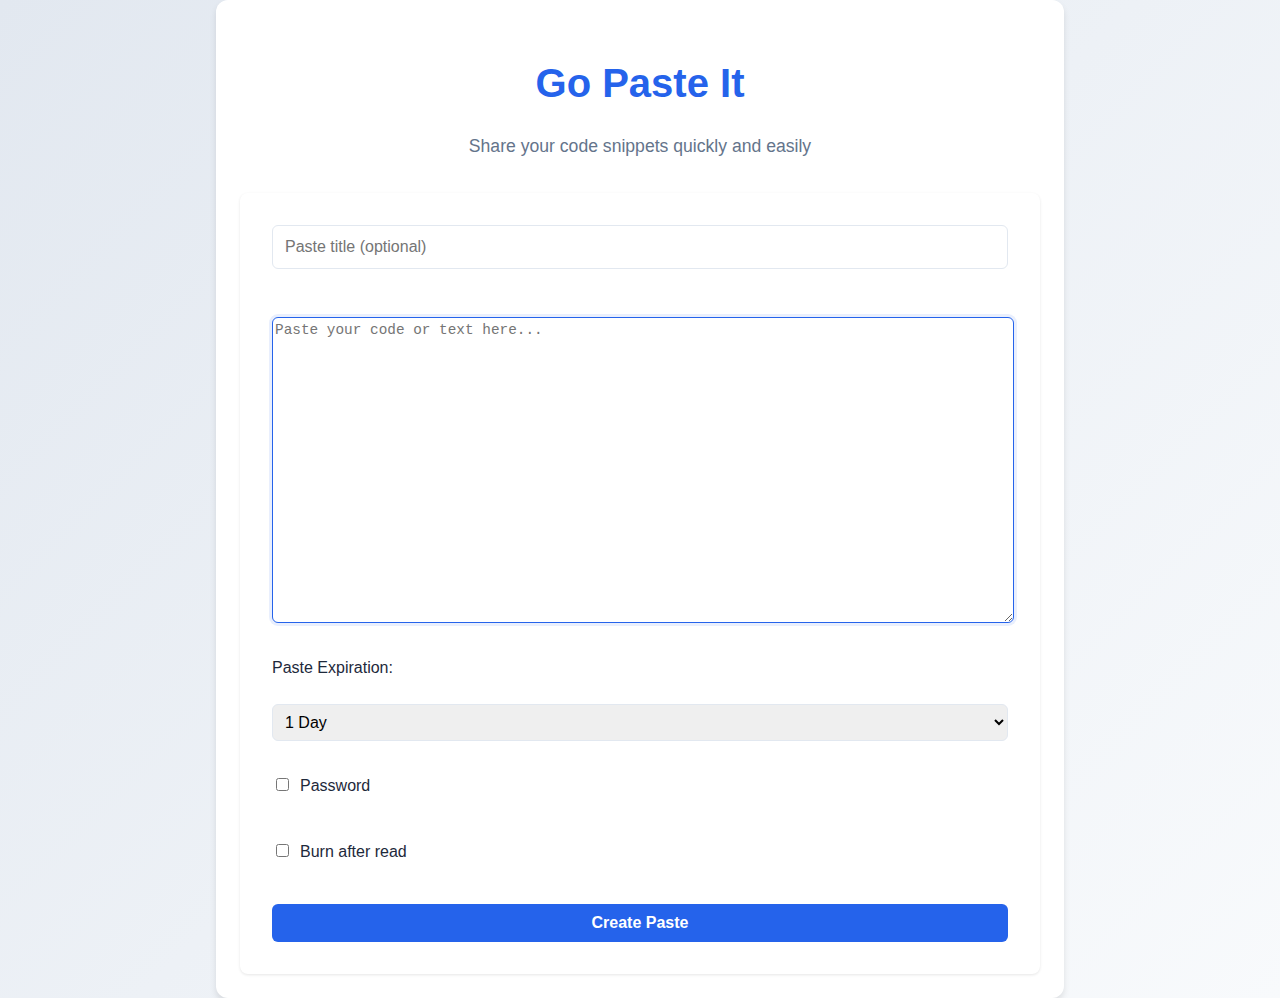
<file: templates/index.html>
<!DOCTYPE html>
<html lang="en">

<head>
    <meta charset="UTF-8">
    <meta name="viewport" content="width=device-width, initial-scale=1.0">
    <title>Go Paste It</title>
    <link rel="stylesheet" href="/static/css/styles.css">
</head>

<body>
    <div class="container">
        <header class="header">
            <h1>Go Paste It</h1>
            <p>Share your code snippets quickly and easily</p>
        </header>
        <main class="paste-form">
            <form method="POST" action="/paste">
                <input type="text" name="title" placeholder="Paste title (optional)" class="title-input">
                <textarea name="content" placeholder="Paste your code or text here..." autofocus required></textarea>

                <label for="expiration">Paste Expiration:</label>
                <select name="expiration" id="expiration">
                    <option value="never">Never</option>
                    <option value="10m">10 Minutes</option>
                    <option value="1h">1 Hour</option>
                    <option value="1d" selected>1 Day</option>
                    <option value="1w">1 Week</option>
                </select>

                <!-- Password Field -->
                <div class="form-group">
                    <input type="checkbox" id="enable-password" name="enable_password">
                    <label for="enable-password">Password </label>
                    <div id="password-field" style="display: none;">
                        <input type="text" name="password" id="password-input" placeholder="Enter a password" class="password-input" style="display: inline-block;">
                    </div>
                </div>

                <!-- Burn After Read Field -->
                <div class="form-group">
                    <input type="checkbox" id="burn-after-read" name="burn_after_read">
                    <label for="burn-after-read">Burn after read </label>
                </div>

                <button type="submit">Create Paste</button>
            </form>
        </main>
    </div>
</body>

<script>
    function generateRandomPassword(length = 8) {
        const charset = "ABCDEFGHIJKLMNOPQRSTUVWXYZabcdefghijklmnopqrstuvwxyz0123456789";
        let password = "";
        for (let i = 0; i < length; i++) {
            const randomIndex = Math.floor(Math.random() * charset.length);
            password += charset[randomIndex];
        }
        return password;
    }

    document.getElementById("enable-password").addEventListener("change", function () {
        const passwordField = document.getElementById("password-field");
        const passwordInput = document.getElementById("password-input");

        if (this.checked) {
            // Show the password field
            passwordField.style.display = "block";

            // Generate a random alphanumeric password and set it as the default value
            const randomPassword = generateRandomPassword();
            passwordInput.value = randomPassword;
        } else {
            // Hide the password field and clear the password input
            passwordField.style.display = "none";
            passwordInput.value = "";
        }
    });
</script>

</html>
</file>
<file: static/css/styles.css>
:root {
    --primary-color: #2563eb;
    --background-color: #f8fafc;
    --text-color: #1e293b;
    --border-color: #e2e8f0;
    --hover-color: #1d4ed8;
}

body {
    font-family: 'Inter', -apple-system, BlinkMacSystemFont, sans-serif;
    line-height: 1.6;
    margin: 0;
    padding: 0;
    background: linear-gradient(135deg, #e2e8f0, #f8fafc); /* Subtle gradient background */
    color: var(--text-color);
    display: flex;
    align-items: center;
    justify-content: center;
    min-height: 100vh;
}

.paste-meta {
    margin-bottom: 1rem;
    padding-bottom: 1rem;
    border-bottom: 1px solid var(--border-color);
    color: #64748b;
    font-size: 0.9rem;
    text-align: center;
}

.container {
    background: white;
    padding: 1.5rem; /* Reduced padding to save space */
    border-radius: 12px;
    box-shadow: 0 4px 6px rgba(0, 0, 0, 0.1);
    max-width: 800px;
    width: 100%;
    text-align: center;
    max-height: none; /* Remove height restriction */
    overflow: visible; /* Ensures no scroll bar */
}

.header {
    margin-bottom: 2rem;
    text-align: center;
}

.header h1 {
    font-size: 2.5rem;
    color: var(--primary-color);
    margin-bottom: 0.5rem;
    text-align: center;
}

.header p {
    color: #64748b;
    font-size: 1.1rem;
}

h2 {
    font-size: 1.75rem;
    font-weight: 700;
    margin-bottom: 1.5rem;
    color: var(--primary-color);
    text-shadow: 0 1px 3px rgba(0, 0, 0, 0.1);
}

form {
    display: flex;
    flex-direction: column;
    gap: 1rem;
}

label {
    font-weight: 500;
    text-align: left;
    color: var(--text-color);
}

input[type="password"] {
    width: 100%;
    padding: 0.75rem;
    border: 1px solid var(--border-color);
    border-radius: 8px;
    font-size: 1rem;
    box-sizing: border-box;
    transition: box-shadow 0.2s;
}

input[type="password"]:focus {
    outline: none;
    border-color: var(--primary-color);
    box-shadow: 0 0 0 3px rgba(37, 99, 235, 0.2);
}

button {
    background-color: var(--primary-color);
    color: white;
    padding: 0.75rem 1rem;
    border: none;
    border-radius: 8px;
    font-size: 1rem;
    font-weight: 600;
    cursor: pointer;
    transition: background-color 0.3s, transform 0.2s;
}

button:hover {
    background-color: var(--hover-color);
    transform: scale(1.02);
}

button:active {
    transform: scale(1);
}

.error-message {
    color: red;
    font-weight: bold;
    font-size: 0.875rem;
    margin-top: -0.5rem;
    margin-bottom: 1rem;
}

@media (max-width: 768px) {
    .container {
        padding: 1.5rem;
    }

    h2 {
        font-size: 1.5rem;
    }
}

.paste-form {
    background: white;
    padding: 2rem;
    border-radius: 8px;
    box-shadow: 0 1px 3px rgba(0, 0, 0, 0.1);
    display: flex;
    flex-direction: column;
    gap: 1rem; /* Adds consistent spacing between form elements */
}

.paste-form label {
    font-weight: 500;
    margin-bottom: 0.5rem;
    color: var(--text-color);
}

textarea {
    width: 100%;
    height: 300px;
    margin: 1rem 0;
    border: 1px solid var(--border-color);
    border-radius: 6px;
    font-family: 'Menlo', 'Monaco', 'Courier New', monospace;
    font-size: 0.9rem;
    line-height: 1.5;
    resize: vertical;
}

textarea:focus {
    outline: none;
    border-color: var(--primary-color);
    box-shadow: 0 0 0 3px rgba(37, 99, 235, 0.1);
}

button {
    background-color: var(--primary-color);
    color: white;
    padding: 0.75rem 1.5rem;
    border: none;
    border-radius: 6px;
    font-size: 1rem;
    cursor: pointer;
    transition: background-color 0.2s;
}

button:hover {
    background-color: var(--hover-color);
}

.paste-content {
    background: white;
    padding: 2rem; 
    border-radius: 8px;
    box-shadow: 0 1px 3px rgba(0, 0, 0, 0.1);
    width: 100%;
    max-width: 800px; 
    margin: 0 auto; 
    box-sizing: border-box; 
}

/* Center align the title text */
.paste-content h1 {
    text-align: center;
    margin-bottom: 1.5rem;
}

.paste-title {
    text-align: center;
    margin-bottom: 1.5rem;
    font-size: 1.5rem;
    color: var(--primary-color);
}

.paste-meta {
    margin-bottom: 1rem;
    padding-bottom: 1rem;
    border-bottom: 1px solid var(--border-color);
    color: #64748b;
    font-size: 0.9rem;
    text-align: center; 
}

.paste-meta h2 {
    margin: 0;
    font-size: 1.2rem;
    color: var(--text-color);
    text-align: center;
    width: 100%;
}

.url-display {
    margin: 1rem auto;
    padding: 0.75rem;
    background-color: white;
    border: 1px solid #3B82F6;  /* Add blue border to the container */
    border-radius: 8px;
    display: flex;
    flex-direction: column;
    gap: 0.75rem;
    max-width: 600px;
    width: 90%;
    box-shadow: 0 1px 3px rgba(0, 0, 0, 0.1);
}

.url-display h3 {
    margin: 0;
    font-size: 1.1rem;
    color: #64748b;
    text-align: left;
    font-weight: 500;
}

.url-display input {
    width: 100%;
    padding: 0.75rem;
    font-size: 1rem;
    border: 1px solid #e2e8f0;
    border-radius: 8px;
    background-color: var(--background-color);
    box-sizing: border-box;
    text-align: left;
    cursor: text;
    color: #3B82F6;  /* Match the button color */
}

.url-display button {
    display: flex;
    align-items: center;
    justify-content: center;
    gap: 0.5rem;
    width: 100%;
    margin-top: 0.5rem;
    box-sizing: border-box;
    background-color: #3B82F6;  /* Specific blue color from the screenshot */
    color: white;
    font-weight: 500;
    transition: background-color 0.2s ease;
    border-radius: 6px;
    padding: 0.75rem;
}

.url-display button:hover {
    background-color: #2563EB;  /* Darker blue on hover */
    transform: none;  /* Remove the scale effect from the general button hover */
}

.warning {
    margin-top: 2rem;
    padding: 1rem;
    background-color: #fee2e2;
    border: 1px solid #ef4444;
    border-radius: 8px;
    color: #dc2626;
}

.new-paste-link {
    display: inline-block;
    margin-top: 2rem;
    color: var(--primary-color);
    text-decoration: none;
    font-weight: 500;
    transition: color 0.2s;
}

.new-paste-link:hover {
    color: var(--hover-color);
    text-decoration: underline;
}

pre {
    background-color: #f1f5f9;
    padding: 1.5rem;
    margin: 1rem 0; 
    border-radius: 6px;
    overflow-x: auto; 
    font-family: 'Menlo', 'Monaco', 'Courier New', monospace;
    font-size: 0.9rem;
    line-height: 1.5;
    white-space: pre-wrap; 
    word-wrap: break-word; 
}

.new-paste-link {
    display: inline-block;
    margin-top: 1.5rem;
    color: var(--primary-color);
    text-decoration: none;
    font-weight: 500;
}

.new-paste-link:hover {
    text-decoration: underline;
}

.title-input {
    width: 100%;
    padding: 0.75rem;
    margin-bottom: 1rem;
    border: 1px solid var(--border-color);
    border-radius: 6px;
    font-size: 1rem;
    box-sizing: border-box;
    width: 100%;
}

select {
    width: 100%;
    padding: 0.5rem;
    margin-bottom: 1rem;
    border: 1px solid var(--border-color);
    border-radius: 6px;
    font-size: 1rem;
}

select:focus, .title-input:focus {
    outline: none;
    border-color: var(--primary-color);
    box-shadow: 0 0 0 3px rgba(37, 99, 235, 0.1);
}

.form-group {
    margin-bottom: 1rem;
    display: flex;
    align-items: baseline;
    gap: 0.5rem;
}

.new-badge {
    background-color: #f87171; 
    color: white;
    font-size: 0.75rem;
    font-weight: bold;
    padding: 0.2rem 0.5rem;
}

.copy-button-container {
    text-align: center; 
    margin-top: 1rem; 
}

button {
    padding: 10px 20px;
    font-size: 16px;
    cursor: pointer;
}
</file>
